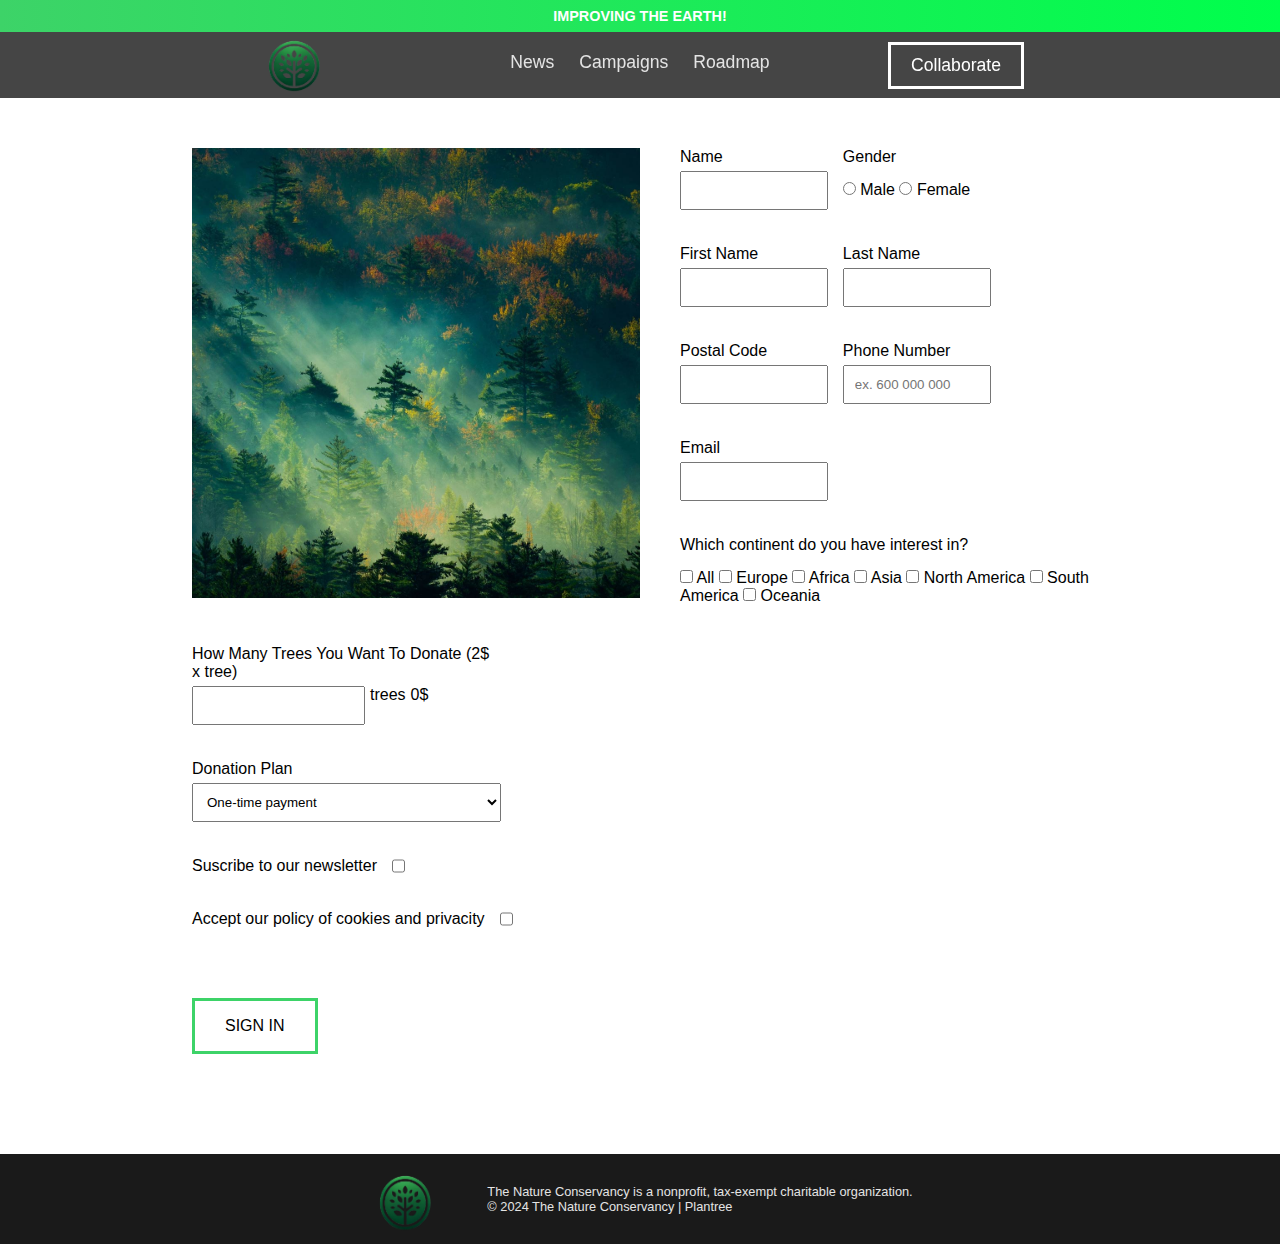
<file: associat.html>
<!DOCTYPE html>
<html lang="en">

<head>
    <meta charset="UTF-8">
    <meta name="viewport" content="width=device-width, initial-scale=1.0">
    <title>PLANTREE | DONATE</title>
    <link rel="icon" href="./images/favicon.ico" type="image/x-icon">
    <link rel="shortcut icon" href="./images/favicon.ico" type="image/x-icon">
    <link rel="stylesheet" type="text/css" href="./style/style.css">
    <script src="js/renderContent/commonRender.js" defer></script>
    <script src="js/utils.js" defer></script>
    <script src="js/associatForm.js" defer></script>
</head>

<body>
    <h1 class="top-header">IMPROVING THE EARTH!</h1>
    <header class="header" id="header">
        <!--  TEMPLATE RENDER -->
    </header>
    <main class="form-page">
  
        
        <form id="form-associat">
            <div class="image-forms-container">
                <img src="images/form-page-img.jpg" />
            </div>
            <div class="form-right-side">
                <fieldset class="form-row">
                    <div class="small-input">
                        <label for=name>Name</label>
                        <input type="text" name="name" id="name" required minlength="3" maxlength="20" />
                    </div>
                    <div class="checkbox">
                        <label for="gender">Gender</label>
                        <div >
                            <input type="radio" id="contactChoice1" name="gender" value="Male" required>
                            <label for="contactChoice1">Male</label>
    
                            <input type="radio" id="contactChoice2" name="gender" value="female">
                            <label for="contactChoice2">Female</label>
                        </div>
                    </div>
                </fieldset>
                <fieldset class="form-row">
                    <div class="small-input">
                        <label for="first_name">First Name</label>
                        <input type="text" name="first_name" id="first_name" required minlength="3" maxlength="20" />
                    </div>
                    <div class="small-input">
                        <label for="last_name">Last Name</label>
                        <input type="text"  name="last_name" id="last_name" required minlength="3" maxlength="20" />
                    </div>
                </fieldset>
                <fieldset class="form-row">
                    <div class="small-input">
                        <label for="postal-code-input">Postal Code</label>
                        <span class="error hide-error" id="error-postalcode">Invalid postal code</span>
                        <input type="number"  name="postal-code" required id="postal-code-input"/>
                    </div>
                    <div class="small-input">
                        <label for="phone-input">Phone Number</label>
                        <span class="error hide-error" id="error-phone">Invalid phone number</span>
                        <input type="number"  name="phone" id="phone-input" required placeholder="ex. 600 000 000"/>
                    </div>
                </fieldset>
                <fieldset class="form-row">
                    <div class="small-input">
                        <label for="email">Email</label>
                        <input id="email" type="email" name="email" required/>
                    </div>
                </fieldset>
                <div class="checkbox">
                    <label>Which continent do you have interest in?</label>
                    <div>
                        <input type="checkbox" id="interestAll" name="interests" value="All">
                        <label for="interestAll">All</label>
                        <input type="checkbox" id="interestEurope" name="interests" value="Europe">
                        <label for="interestEurope">Europe</label>
                        <input type="checkbox" id="interestAfrica" name="interests" value="Africa">
                        <label for="interestAfrica">Africa</label>
                        <input type="checkbox" id="interestAsia" name="interests" value="Asia">
                        <label for="interestAsia">Asia</label>
                        <input type="checkbox" id="interestNorthAmerica" name="interests" value="North America">
                        <label for="interestNorthAmerica">North America</label>
                        <input type="checkbox" id="interestSouthAmerica" name="interests" value="South America">
                        <label for="interestSouthAmerica">South America</label>
                        <input type="checkbox" id="interestOceania" name="interests" value="Oceania">
                        <label for="interestOceania">Oceania</label>
                    </div>
                </div>
            </div>
            <div class="form-bottom">
                <div class="small-input">
                    <label for="donation-quantity">How Many Trees You Want To Donate (2$ x tree)</label>
                    <div class="donation-div">
                        <input type="number" name="donation-quantity" id="donation-quantity"required />
                        <span>trees</span>
                        <span id="donation-trees-in-dolars">0$</span>
                    </div>
                    <span class="error hide-error" id="error-postalcode">Invalid postal code</span>
                </div>
                <div class="small-input">
                    <label for="donation-plan">Donation Plan</label>
                    <select id="donation-plan">
                        <option name="donation-plan" value="one-time" required>One-time payment</option>
                        <option name="donation-plan" value="monthly">Monthly</option>
                        <option name="donation-plan" value="anually">Anually</option>
                    </select>
                </div>
                <div class="form-row">
                    <label for="suscribeNewsletter">Suscribe to our newsletter</label>
                    <input type="checkbox" id="suscribeNewsletter" name="suscribeNewsletter">
                </div>
                <div class="form-row">
                    <label for="privacyPolicy">Accept our policy of cookies and privacity</label>
                    <input type="checkbox" id="privacyPolicy" name="privacyPolicy"  required>
                </div>
                <span class="" id="submit-msg"></span>
                <button type="submit" class="btn-2">SIGN IN</button>    
            </div>
            
            
        </form>
        
    </main>
    <footer class="footer" id="footer">
        <!--  TEMPLATE RENDER -->
    </footer>
</body>

</html
</file>
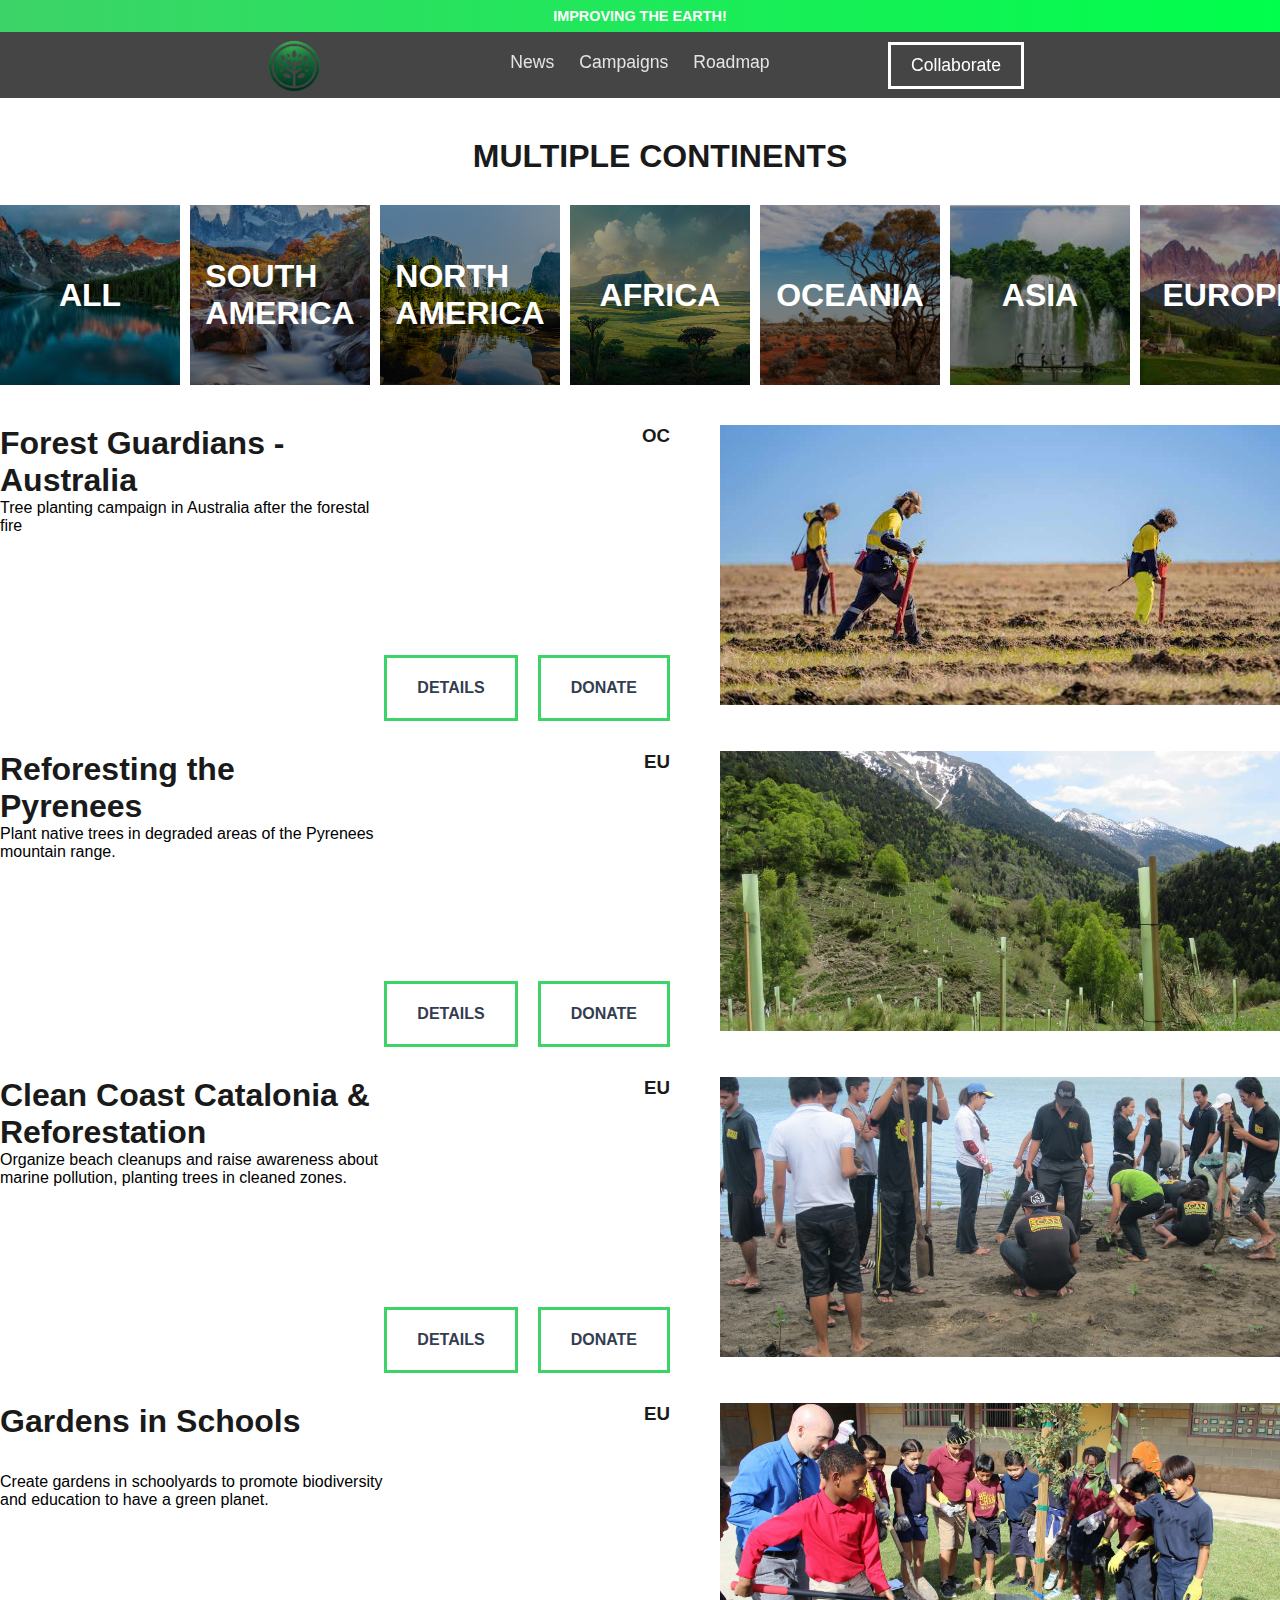
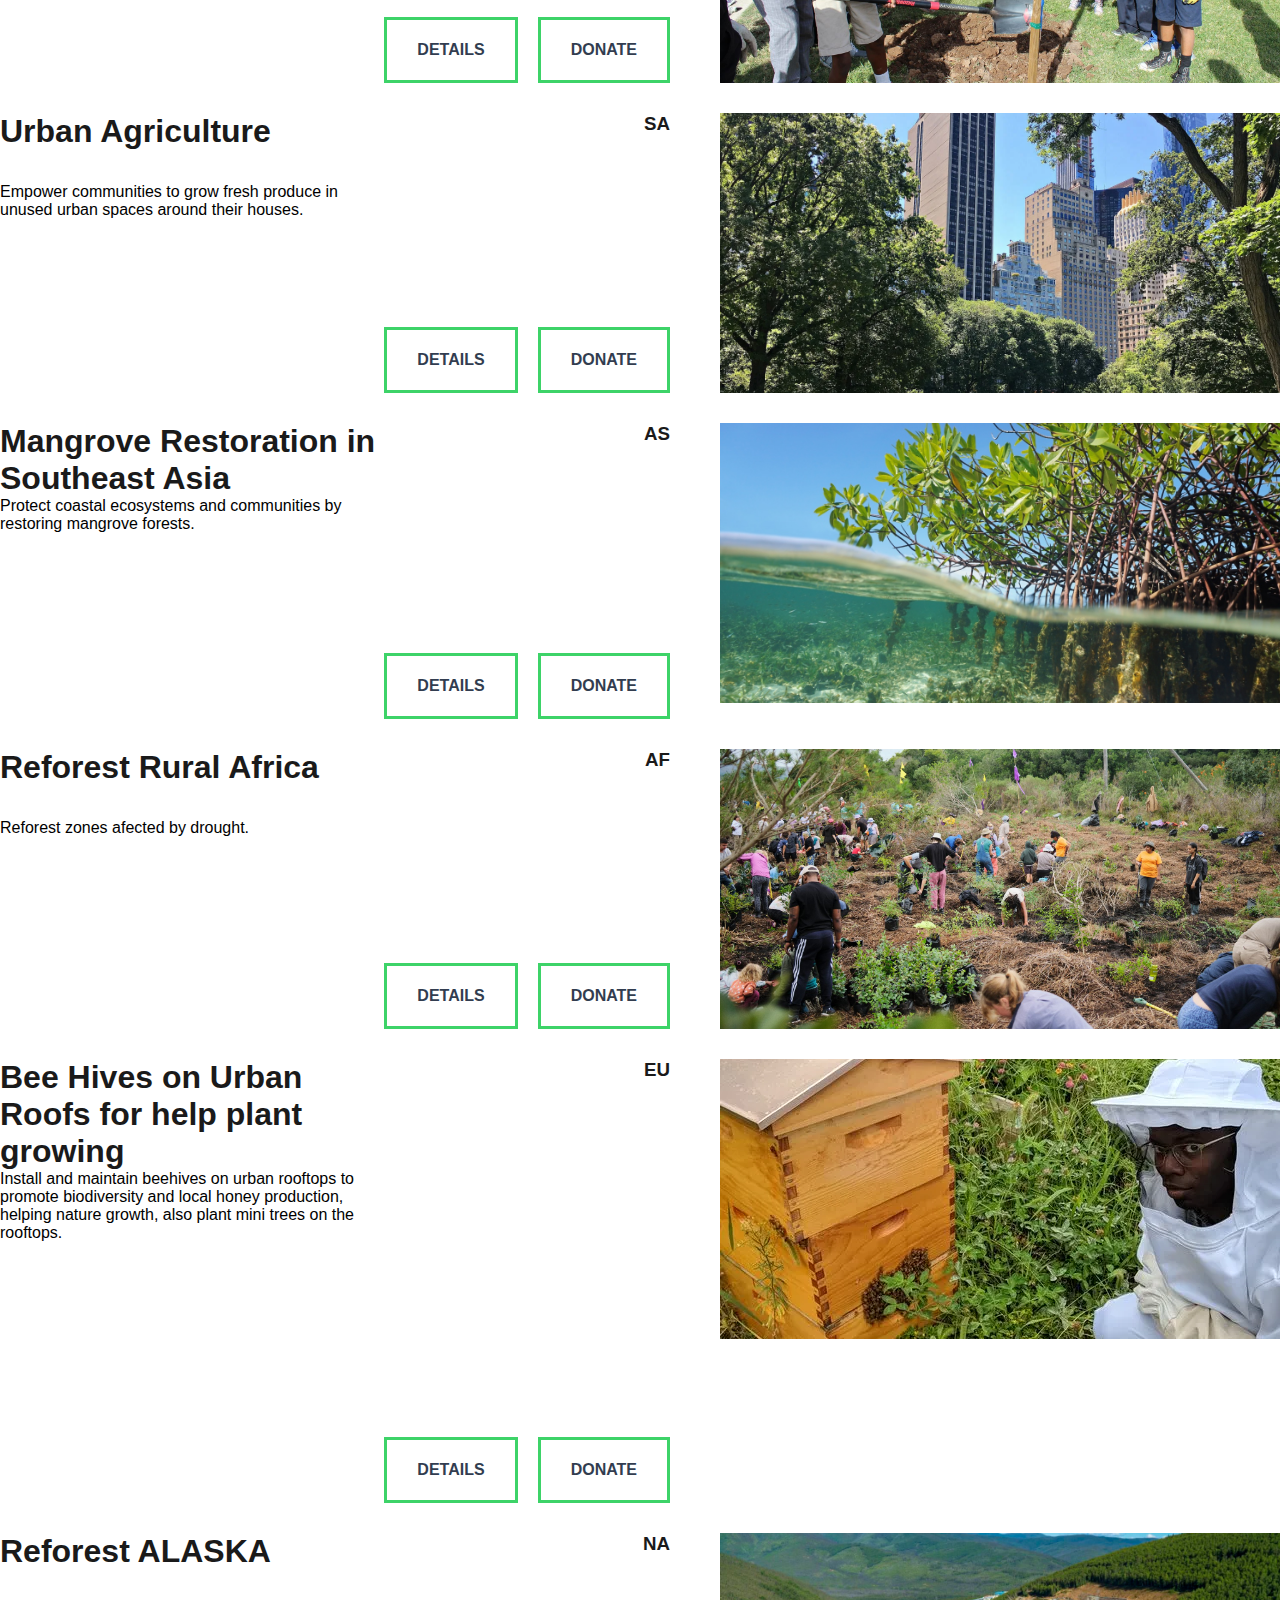
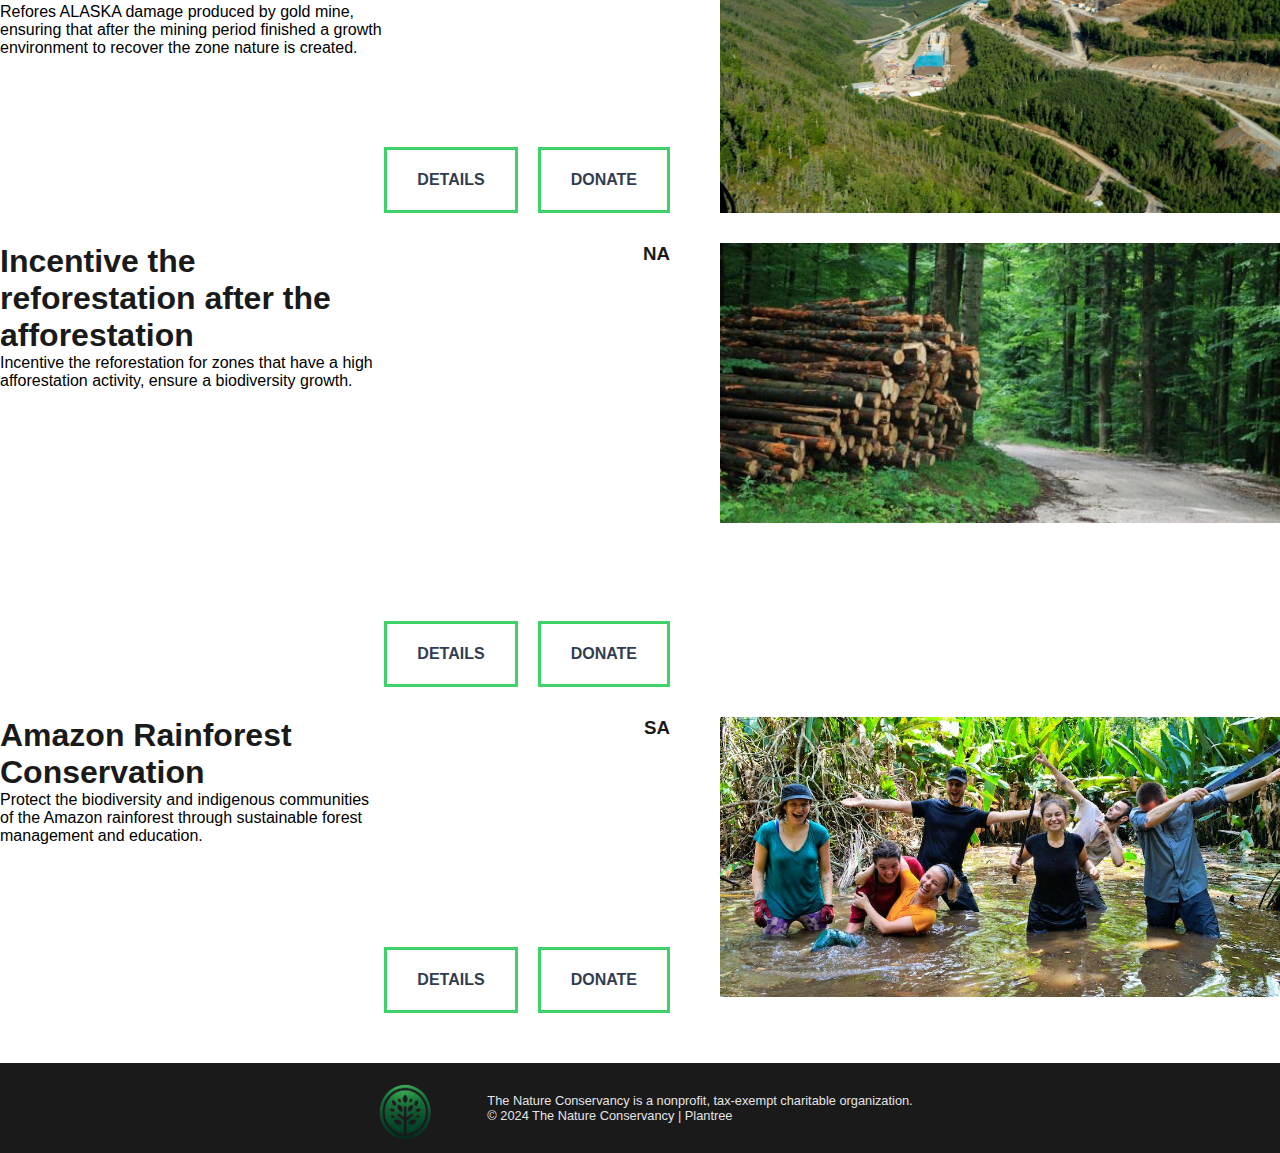
<file: campaigns.html>
<!DOCTYPE html>
<html lang="en">

<head>
    <meta charset="UTF-8">
    <meta name="viewport" content="width=device-width, initial-scale=1.0">
    <title>PLANTREE | CAMPAIGNS</title>
    <link rel="icon" href="./images/favicon.ico" type="image/x-icon">
    <link rel="shortcut icon" href="./images/favicon.ico" type="image/x-icon">
    <link rel="stylesheet" type="text/css" href="./style/style.css">
    <script src="js/renderContent/commonRender.js" defer></script>
    <script src="js/utils.js" defer></script>
    <script src="js/campaignsFunctionality.js" defer></script>
</head>

<body>
    <h1 class="top-header">IMPROVING THE EARTH!</h1>
    <header class="header" id="header">
        <!--  TEMPLATE RENDER -->
    </header>
    <main class="main">
        <div class="container-main">
            <div class="block-filter">
                <h1>MULTIPLE CONTINENTS</h1>
                <div class="filter-continent-container" id="filter-continent-container">
                    <div class="continent-container dark-container" data-continent="ALL">
                        <h3>ALL</h3>
                        <img src="images/continents/all.jpeg" />
                    </div>

                    <div class="continent-container dark-container" data-continent="SA">
                        <h3>SOUTH AMERICA</h3>
                        <img src="images/continents/south-america.jpg" />
                    </div>

                    <div class="continent-container dark-container" data-continent="NA">
                        <h3>NORTH AMERICA</h3>
                        <img src="images/continents/north-america.jpg" />
                    </div>

                    <div class="continent-container dark-container" data-continent="AF">
                        <h3>AFRICA</h3>
                        <img src="images/continents/africa.jpg" />
                    </div>

                    <div class="continent-container dark-container" data-continent="OC">
                        <h3>OCEANIA</h3>
                        <img src="images/continents/oceania.jpg" />
                    </div>

                    <div class="continent-container dark-container" data-continent="AS">
                        <h3>ASIA</h3>
                        <img src="images/continents/asia.jpeg" />
                    </div>

                    <div class="continent-container dark-container" data-continent="EU">
                        <h3>EUROPE</h3>
                        <img src="images/continents/europe.jpeg" />
                    </div>
                </div>
            </div>
            <div class="campaigns" id="campaigns">
               
            </div>
        </div>
    </main>
    <footer class="footer" id="footer">
        <!--  TEMPLATE RENDER -->
    </footer>
</body>

</html>
</file>
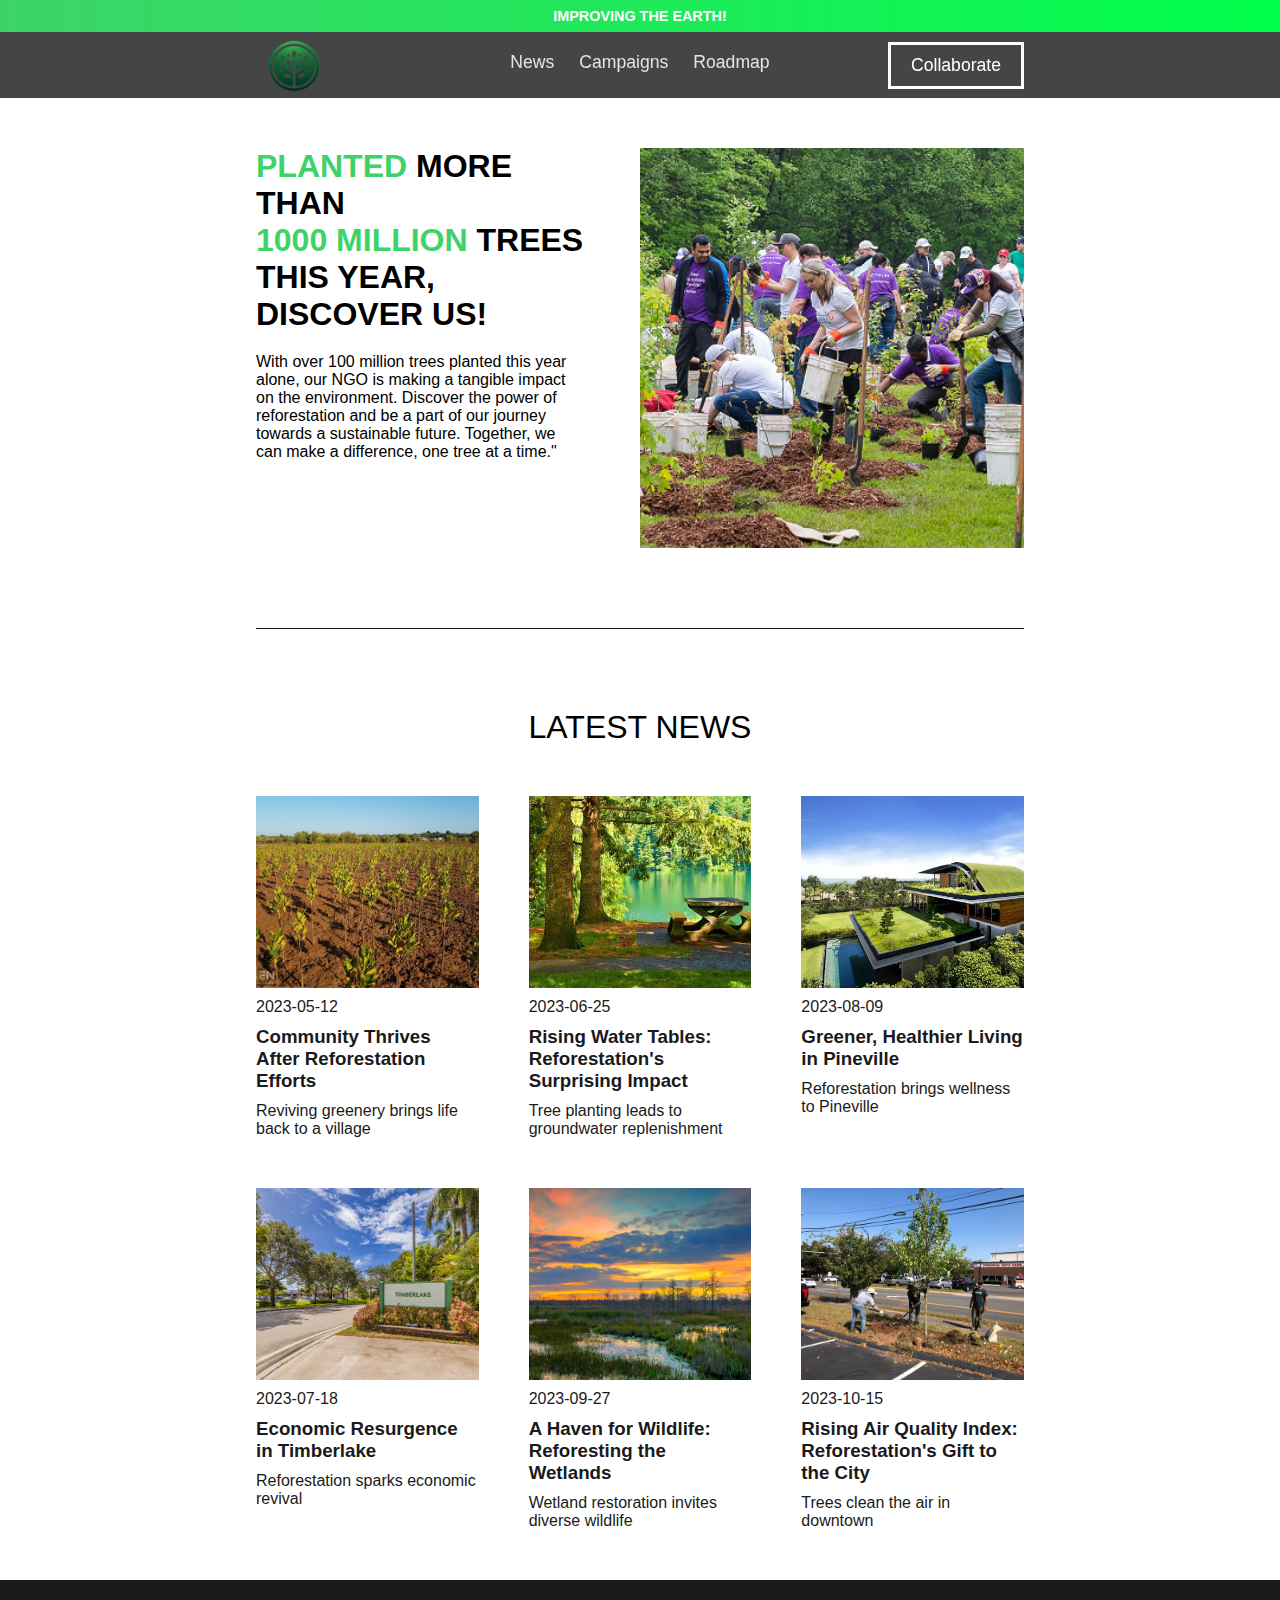
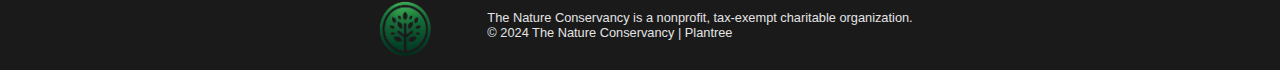
<file: news.html>
<!DOCTYPE html>
<html lang="en">

<head>
    <meta charset="UTF-8">
    <meta name="viewport" content="width=device-width, initial-scale=1.0">
    <title>PLANTREE | NEWS</title>
    <link rel="icon" href="./images/favicon.ico" type="image/x-icon">
    <link rel="shortcut icon" href="./images/favicon.ico" type="image/x-icon">
    <link rel="stylesheet" type="text/css" href="./style/style.css">
    <script src="js/renderContent/commonRender.js" defer></script>
    <script src="js/utils.js" defer></script>
    <script src="js/renderContent/renderNewsPage.js" defer></script>
</head>

<body>
    <h1 class="top-header">IMPROVING THE EARTH!</h1>
    <header class="header" id="header">
        <!--  TEMPLATE RENDER -->
    </header>
    <main>
        <article class="featured-new-block">
            <div class="featured-new-container">
                <div>
                    <h1> <b>PLANTED</b> MORE THAN <b>1000 MILLION </b>TREES THIS YEAR, DISCOVER US!</h1>
                    <p>With over 100 million trees planted this year alone, our NGO is making a tangible impact on the environment. Discover the power of reforestation and be a part of our journey towards a sustainable future. Together, we can make a difference, one tree at a time."</p>    
                </div>
                <img src="images/planting-peace.jpg"/>
            </div>
              
        </article>
        <section class="news-block">
            <h1 class="h1-skinny">LATEST NEWS</h1>
            <div class="news-container" id="news-container">

            </div>
        </section>
    </main>
</body>
<footer class="footer" id="footer">
    <!--  TEMPLATE RENDER -->
</footer>

</html>
</file>
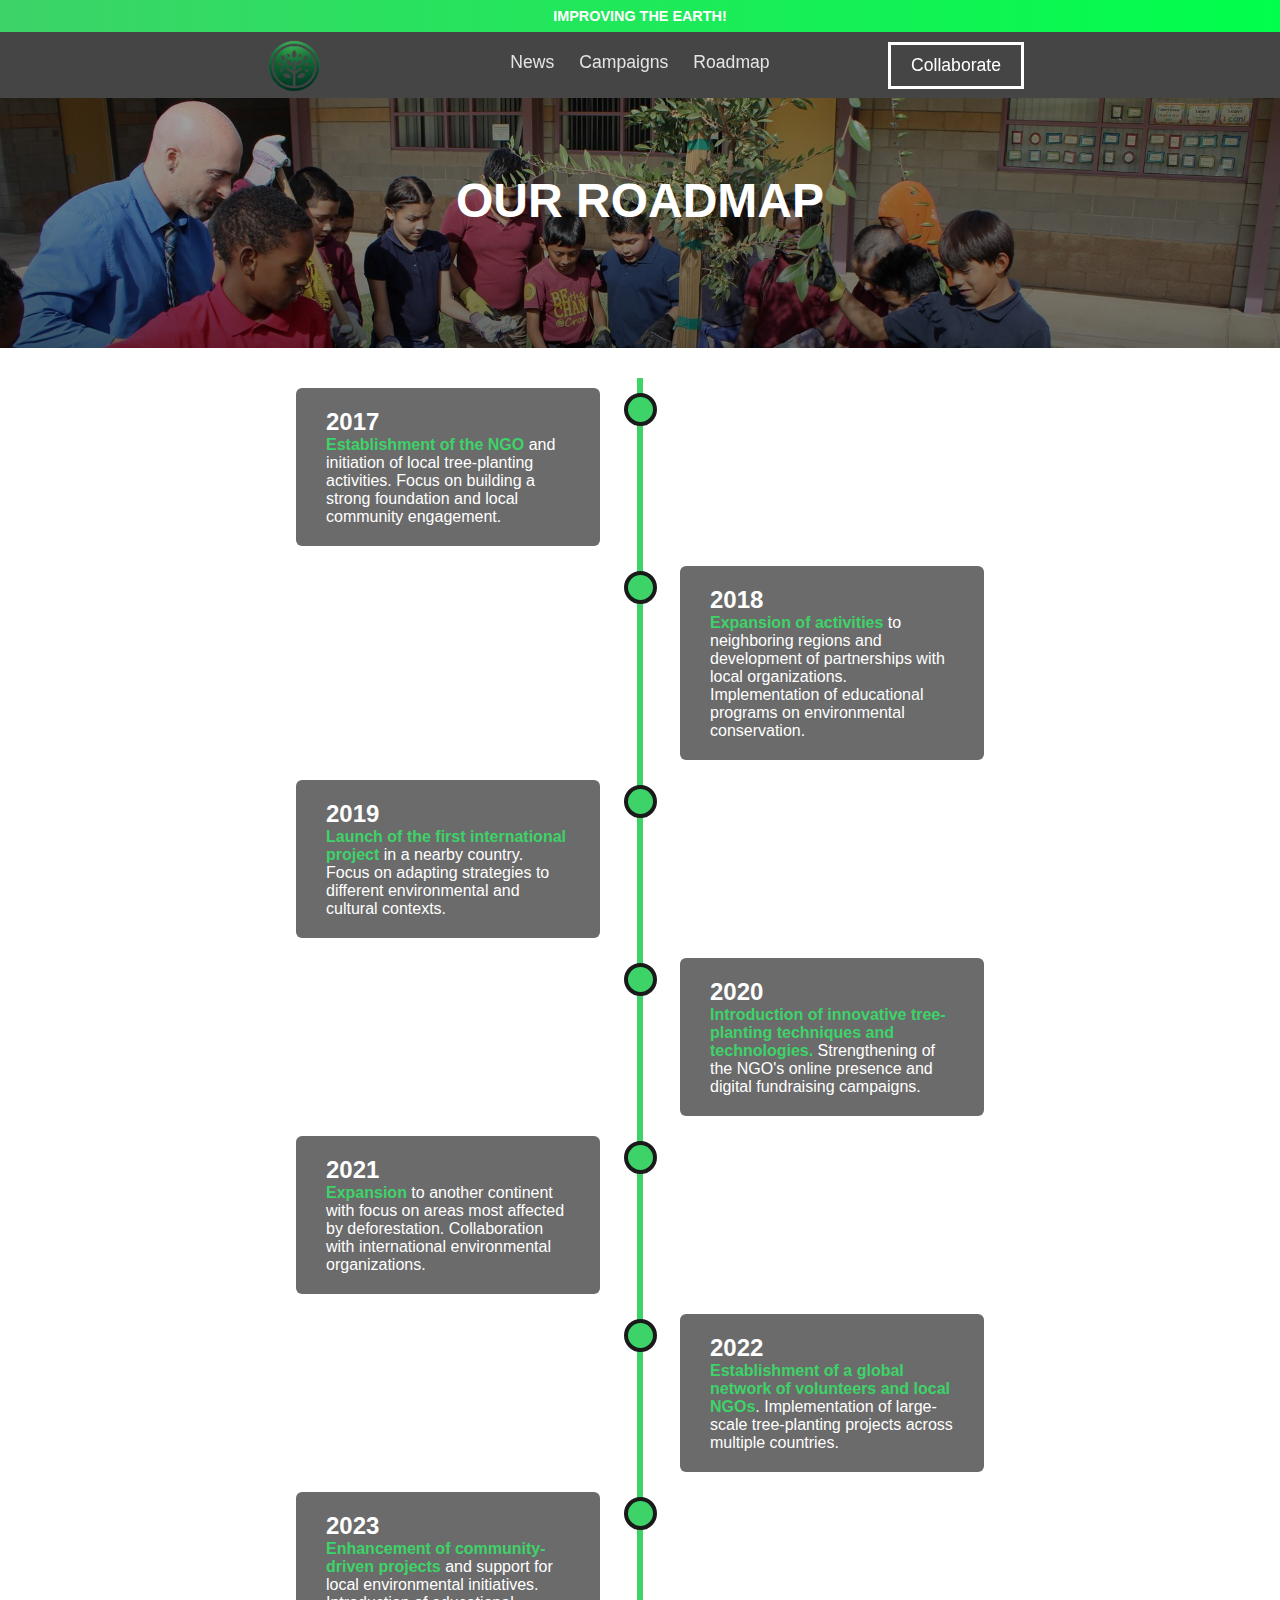
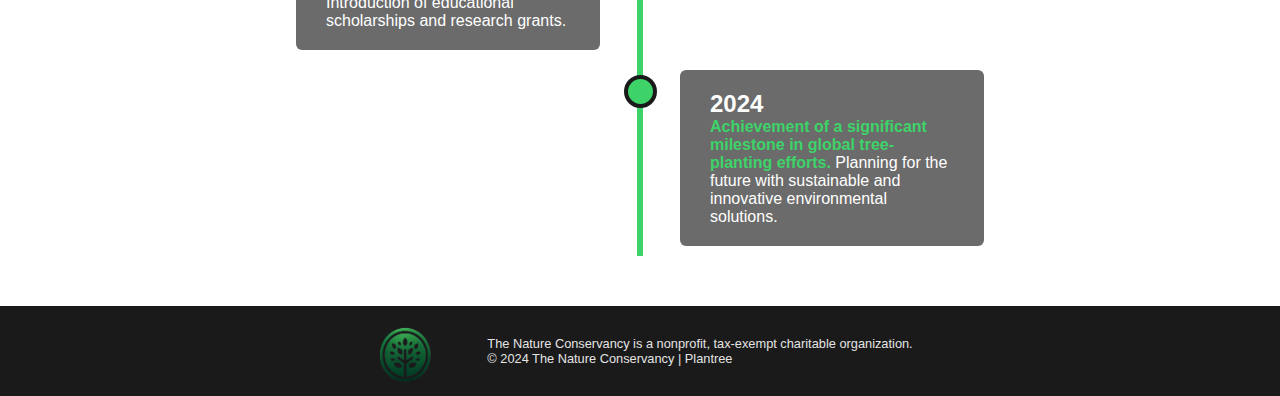
<file: roadmap.html>
<!DOCTYPE html>
<html lang="en">

<head>
    <meta charset="UTF-8">
    <meta name="viewport" content="width=device-width, initial-scale=1.0">
    <title>PLANTREE | ROADMAP</title>
    <link rel="stylesheet" type="text/css" href="./style/style.css">
    <script src="js/renderContent/commonRender.js" defer></script>
    <link rel="icon" href="./images/favicon.ico" type="image/x-icon">
    <link rel="shortcut icon" href="./images/favicon.ico" type="image/x-icon">
</head>

<body>
    <h1 class="top-header">IMPROVING THE EARTH!</h1>
    <header class="header" id="header">
        <!--  TEMPLATE RENDER -->
    </header>
    <main class="roadmap-page">
        <div class="image-banner">
            <div class="image-banner-content">
                <h1 class="image-banner-title">
                    OUR ROADMAP 
                </h1>
            </div>
            <div class="image-banner-image dark-container">
                <img src="images/image-planting.jpg" />
            </div>
        </div>
        <div class="timeline">
            <div class="container left">
                <div class="content">
                    <h2>2017</h2>
                    <p><b>Establishment of the NGO</b> and initiation of local tree-planting activities. Focus on building a strong foundation and local community engagement.</p>
                </div>
            </div>
            <div class="container right">
                <div class="content">
                    <h2>2018</h2>
                    <p><b>Expansion of activities</b> to neighboring regions and development of partnerships with local organizations. Implementation of educational programs on environmental conservation.</p>
                </div>
            </div>
            <div class="container left">
                <div class="content">
                    <h2>2019</h2>
                    <p><b>Launch of the first international project</b> in a nearby country. Focus on adapting strategies to different environmental and cultural contexts.</p>
                </div>
            </div>
            <div class="container right">
                <div class="content">
                    <h2>2020</h2>
                    <p><b>Introduction of innovative tree-planting techniques and technologies.</b> Strengthening of the NGO's online presence and digital fundraising campaigns.</p>
                </div>
            </div>
            <div class="container left">
                <div class="content">
                    <h2>2021</h2>
                    <p><b>Expansion</b> to another continent with focus on areas most affected by deforestation. Collaboration with international environmental organizations.</p>
                </div>
            </div>
            <div class="container right">
                <div class="content">
                    <h2>2022</h2>
                    <p><b>Establishment of a global network of volunteers and local NGOs</b>. Implementation of large-scale tree-planting projects across multiple countries.</p>
                </div>
            </div>
            <div class="container left">
                <div class="content">
                    <h2>2023</h2>
                    <p><b>Enhancement of community-driven projects</b> and support for local environmental initiatives. Introduction of educational scholarships and research grants.</p>
                </div>
            </div>
            <div class="container right">
                <div class="content">
                    <h2>2024</h2>
                    <p><b>Achievement of a significant milestone in global tree-planting efforts.</b> Planning for the future with sustainable and innovative environmental solutions.</p>
                </div>
            </div>
        </div>
        
    </main>
</body>
<footer class="footer" id="footer">
    <!--  TEMPLATE RENDER -->
</footer>

</html>
</file>
<file: style/style.css>
:root {
    --main-color: #00ff4c;
    --secundary-color: #3dd368;
    --border-hard-color: #e4e4e4;
    --font-medium-size: 0.9rem;
    --font-lg-size: 1.1rem;
    --font-2xl-size: 2rem;
    --font-3xl-size: 3rem;
    --text-color-white: #ffffff;
    --text-color-black: #1a1a1a;
    --text-color-grayblue: #323d50;
    --text-dark-green: #007521;
    --bg-white-color: #e4e4e4;
    --bg-gray-color: #6b6b6b;
    --border-black: #1a1a1a;
    --globalnav-bg-color: #1a1a1a;
    --globalnav-text-color: #e4e4e4;
    --globalnav-background: rgba(22, 22, 23, .8);
    --globalfooter-text-color: #e4e4e4;
    --globalfooter-bg: #1a1a1a;
    --globalfooter-font-size: 0.8rem;
}

* {
    font-family: 'Gill Sans', 'Gill Sans MT', 'Trebuchet MS', sans-serif;
    padding: 0px;
    margin: 0px;
    box-sizing: border-box;
}

body {
    position: relative;
}

main {
    display: flex;
    flex-direction: column;
    gap: 30px;
    min-height: 76vh;
}

h1 b {
    color: var(--secundary-color);
    font-size: var(--font-2xl-size);
    white-space: nowrap;
}

.top-header {
    text-align: center;
    text-transform: uppercase;
    background: linear-gradient(to right, var(--secundary-color), var(--main-color));
    padding: 8px 12px;
    color: white;
    font-size: var(--font-medium-size);
    font-weight: bold;
}

.container-main {
    margin: 0 auto;
}

/* rehusable clases */


.dark-container::before {
    content: '';
    position: absolute;
    top: 0;
    right: 0;
    bottom: 0;
    left: 0;
    background: linear-gradient(180deg,
            rgba(0, 0, 0, 0.2) 0%,
            rgba(0, 0, 0, 0.6) 100%),
        linear-gradient(180deg, rgba(0, 0, 0, 0.2) 0%, transparent 100%);
    z-index: 2;
}

.image-banner {
    position: relative;
    height: 250px;
    overflow: hidden;
}

.image-banner .image-banner-content {
    position: absolute;
    margin-left: auto;
    margin-right: auto;
    left: 0;
    right: 0;
    top: 30%;
    width: fit-content;
    color: var(--text-color-white);
    z-index: 5;
    display: flex;
    flex-direction: column;
    gap: 20px;
    align-items: center;
    text-transform: uppercase;
}

.image-banner .image-banner-image img {
    width: 100%;
    height: 600px;
    object-fit: cover;
}

.image-banner .image-banner-title {
    font-size: var(--font-3xl-size);
    color: var(--text-color-white);
}

.image-banner .image-banner-sub-title {
    font-size: var(--font-lg-size);
    color: var(--text-color-white);
}

.btn-1 {
    cursor: pointer;
    padding: 20px 30px;
    color: var(--text-color-white);
    border: 3px var(--text-color-white) solid;
    transition: 0.3s;
    text-decoration: none;
    width: fit-content;
}

.btn-1:hover {
    background-color: var(--text-color-white);
    transition: 0.3s;
    color: var(--text-color-black)
}

button.btn-2{
    background: none;
    color: inherit;
    font: inherit;
    cursor: pointer;
    outline: inherit;
    padding: 25px 30px;
}

.btn-2 {
    cursor: pointer;
    padding: 30px 30px;
    height: 20px;
    border: 3px var(--secundary-color) solid;
    transition: 0.3s;
    display: flex;
    align-items: center;
    font-weight: 700;
    color: var(--text-color-grayblue);
    width: fit-content;
}

.btn-2:hover {
    background-color: var(--secundary-color);
    color: var(--text-color-white);
}

.h1-skinny {
    font-weight: 500;
    font-size: var(--font-2xl-size);
}

/* rehusable form */
.hide-error {
    display: none;
}

input[type="text"]:focus,input[type="number"]:focus,input[type="email"]:focus {
    border-color: #0a0092;
    box-shadow:  0  0  10px #0a0092;
    outline: none;
}

.correct-answer {
    border: 2px #00922c solid;
}

.correct-answer:focus {
    border-color: #00922c !important;
    box-shadow:  0  0  10px #00922c !important;
    outline: none;
}

.incorrect-answer {
    border: 2px #920000 solid;
}

.incorrect-answer:focus {
    border-color: #920000 !important;
    box-shadow:  0  0  10px #920000 !important;
    outline: none;
}


.error {
    padding: 10px;
    color: var(--text-color-white);
    background-color: #920000;
}

.succes {
    padding: 10px;
    color: var(--text-color-white);
    background-color: #00922c;
}

select {
    padding: 10px;
}

.form-page form{
    padding: 50px 15%;
    display: grid;
    gap: 40px;
    grid-template-columns: 50% 50%;
}

.form-bottom {
    width: 100%;
    grid-column: 1/3;
}

.donation-div{
    display: flex;
    gap: 5px;
}

.donation-div > span {
    white-space: nowrap;
}

.image-forms-container{
    position: relative;
    overflow: hidden;
    max-height: 50vh;
}

.image-forms-container > div {
    height: 100%;
    width: 100%;
}

.image-forms-container img{
    object-fit: cover;
    height: 100%;
}

.form-row {
    display: flex;
    gap: 15px;
}

.form-page form > div{
    display: flex;
    flex-direction: column;
    gap: 35px;
}

fieldset {
    border: none;
}

input[type="text"],input[type="number"],input[type="email"] {
    padding: 10px;
}

.small-input {
    display: flex;
    flex-direction: column;
    gap: 5px;
    width: 33%;
}

.medium-input {
    display: flex;
    flex-direction: column;
    gap: 5px;
    width: 50%;
}

.checkbox{
    display: flex;
    flex-direction: column;
    gap: 15px;
    align-items: first baseline;
}


/* rehusable news */
.news-container{
    display: grid;
    grid-template-columns: 1fr 1fr 1fr;
    /* grid-column-gap: 50px;
    grid-row-gap: 50px; */
    gap: 50px;
    padding: 0px 20%;
}

.new-card {
    text-decoration: none;
    /* max-width: 300px; */
    display: flex;
    flex-direction: column;
    gap: 10px;
    color: var(--text-color-black);
}

.new-card img {
    width: 100%;
    height: 15vw;
    max-height: 220px;
    object-fit: cover;
    transition: transform 0.3s;
}

.new-card div {
    width: 100%;
    height: 15vw;
    max-height: 220px;
    object-fit: cover;
    transition: transform 0.3s;
    overflow: hidden;
}

.new-card:hover img {
    transform: scale(1.1);
}

.new-card:hover h3{
    color: var(--text-dark-green)
};

/* rehusable timeline */
.timeline {
    position: relative !important;
    max-width: 1200px;
    margin: 0 auto;
}

.timeline::after {
    content: '';
    position: absolute;
    width: 6px;
    background-color: var(--secundary-color);
    top: 0;
    bottom: 0;
    left: 50%;
    margin-left: -3px;
}


.timeline .container {
    padding: 10px 40px;
    position: relative;
    background-color: inherit;
    width: 50%;
}

.timeline .container::after {
    content: '';
    position: absolute;
    width: 25px;
    height: 25px;
    right: -17px;
    background-color: var(--secundary-color);
    border: 4px solid var(--border-black);
    top: 15px;
    border-radius: 50%;
    z-index: 1;
}

.timeline .left {
    left: 0;
}

.timeline .right {
    left: 50%;
}

.timeline .right::after {
    left: -16px;
}

.timeline .content {
    padding: 20px 30px;
    color: var(--text-color-white);
    background-color: var(--bg-gray-color);
    position: relative;
    border-radius: 6px;
}

.timeline b {
    color: var(--secundary-color);
}


/* navbar */

.header {
    /* border-bottom: 1px var(--border-hard-color) solid; */
    font-size: var(--font-lg-size);
    top: 0;
    position: sticky;
    position: -webkit-sticky;
    background-color: var(--globalnav-background);
    z-index: 100;
    padding: 20px 20vw;
}

.header-wrapper {
    display: flex;
    align-items: center;
    position: relative;
    justify-content: center;
    width: 100%;
}

.navbar ul {
    display: flex;
    justify-content: center;
    gap: 25px;
    list-style-type: none;
}


.navbar ul li a {
    text-decoration: none;
    color: var(--globalnav-text-color);
}

.navbar ul li a:hover {
    text-decoration: none;
    color: var(--globalnav-text-color);
}

.navbar-logo {
    cursor: pointer;
    left: 0px;
    position: absolute;
}

.navbar-signin{
    cursor: pointer;
    right: 0px;
    position: absolute;
}

.navbar-signin.btn-1 {
    padding: 10px 20px !important;
    font-size: var(--font-lg-size) !important;
}

.navbar-logo img {
    width: 70px;
}

/* navbar hover */

.navbar li {
    position: relative;
    display: inline-block;
    padding-bottom: 5px;
}

.border-hover {
    position: absolute;
    bottom: 0;
    left: 50%;
    transform: translateX(-50%);
    width: 0;
    height: 2px;
    background-color: var(--globalnav-text-color);
    transition: width 0.3s ease, left 0.3s ease;
}

.navbar li:hover .border-hover {
    width: 100%;
}

/* footer */
#footer{
    display: flex;
    background-color: var(--globalfooter-bg);
    color: var(--globalfooter-text-color);
    font-size: var(--globalfooter-font-size);
    padding: 10px 5vw;
    gap: 50px;
    align-items: center;
    margin-top: 50px;
    justify-content: center;
}

#footer img {
    width: 70px;
    height: 70px;
}
/* home */
main.home {
    transform: translateY(-70px);
}

.home-portada {
    width: 100%;
    position: relative;
    /* height: 800px; */
    overflow: hidden;
}

.home-portada-content {
    position: absolute;
    margin-left: auto;
    margin-right: auto;
    left: 0;
    right: 0;
    top: 35%;
    width: fit-content;
    color: var(--text-color-white);
    z-index: 5;
    display: flex;
    flex-direction: column;
    align-items: center;
    gap: 50px;
}

.home-portada-content h1 {
    font-size: var(--font-3xl-size);
    font-weight: 800;
    text-transform: capitalize;
}

.home-portada video {
    width: 100%;
}

.home-portada .buttons-row{
    display: flex;
    justify-content: center;
    gap: 50px;
}

/* .home-portada .home-portada-video::before{
    position: absolute;
    top: 0;
    right: 0;
    bottom: 0;
    left: 0;
    content: '';
    background-color: rgba(0,0,0,0.25);
    z-index: 2;
} */

.home-portada-video {
    overflow: hidden;
    height: 85vh;
}

/* home map */

.home-map {
    align-items: center;
    padding: 25px 25px;
    display: flex;
    flex-direction: column;
    gap: 5px;
}

.home-map .pre-title {
    font-size: var(--font-lg-size);
    color: var(--secundary-color);
    font-weight: 800;
}

.map-home {
    margin-top: 25px;
    width: 70%;
    height: 650px;
}

#block-image-banner-home {
    height: 600px;
}

/* campaigns page */
.block-filter {
    padding: 40px 0px;
    display: flex;
    flex-direction: column;
    align-items: center;
    gap: 30px;
    color: var(--text-color-black);
}

.block-filter>h1 {
    width: fit-content;
    font-weight: 600;
}

.filter-continent-container {
    display: flex;
    gap: 10px;
}

.continent-container {
    position: relative;
    width: 180px;
    height: 180px;
    cursor: pointer;
    overflow: hidden;
}

.continent-container h3 {
    position: absolute;
    font-size: var(--font-2xl-size);
    color: var(--text-color-white);
    z-index: 2;
    top: 50%;
    left: 50%;
    transform: translate(-50%, -50%);
}


.continent-container img {
    width: 100%;
    height: 100%;
    object-fit: cover;
    transition: transform 0.3s ease;
}

.continent-container:hover img {
    transform: scale(1.2);
}

.campaigns {
    display: flex;
    flex-direction: column;
    gap: 30px;
}

.news-block{
    display: flex;
    flex-direction: column;
    gap: 50px;
    align-items: center;
}


/* campaign card */
.campaign-card {
    display: grid;
    grid-template-columns: 1fr 600px;
    grid-template-rows: 1fr 1fr 2fr;
    grid-column-gap: 50px;
}

.campaign-card h1 {
    color: var(--text-color-black);
    max-width: 30vw;
    width: 30vw;
}

.campaign-card h3 {
    color: var(--text-color-black);
}

.campaign-card img {
    height: 280px;
    width: 100%;
    max-width: 100%;
    grid-row: 1/4;
    grid-column: 2/3;
    object-fit: cover;
}

.campaign-card-title {
    display: flex;
    justify-content: space-between;
}

.campaign-card-desc {
    max-width: 30vw;
    width: 30vw;
}

.campaign-card-buttons {
    display: flex;
    justify-content: flex-end;
    align-items: end;
    gap: 20px;
}

/* campaign page */

.campaign-page {
    padding: 50px 20%;
}

.campaign-detail {
    text-decoration: none;
}

.campaign-header-block {
    display: grid;
    grid-template-columns: repeat(2, 50%);
    grid-template-rows: 1fr fr;
    gap: 10px;
    padding-bottom: 50px;
}

.campaign-header-block .content {
    display: flex;
    flex-direction: column;
    gap: 20px;
}

.campaign-header-block h1 {
    font-size: var(--font-2xl-size);
    font-weight: 500;
}

.campaign-header-block img {
    width: 100%;
    max-height: 500px;
    object-fit: cover;
}

.campaign-page .stadistics {
    display: flex;
    padding: 75px 0px;
    gap: 100px;
    width: 100%;
    justify-content: center;
}

.campaign-page .stadistics .item {
    display: flex;
    flex-direction: column;
    align-items: center;
    gap: 10px;
    font-size: var(--font-2xl-size);
}

.campaign-page .stadistics span {
    font-size: var(--font-3xl-size);
}

.campaign-page .stadistics h5 {
    font-size: var(--font-lg-size);
    font-weight: 500;
}

.map-campaign {
    width: 100%;
    height: 350px;
    z-index: 0;
}

.map-block {
    border-top: 1px black solid;
    padding-top: 50px;
    display: flex;
    flex-direction: column;
    align-items: center;
    gap: 50px;
}


/* 
.campaign-page .timeline b {
    color: var(--text-color-grayblue);
} */

.timeline-block {
    display: flex;
    flex-direction: column;
    align-items: center;
    gap: 50px;
    border-top: 1px black solid;
    padding-top: 50px;
}

.timeline-block .timeline {
    position: relative;
}

/* roadmap page */
.roadmap-page .timeline{
    padding: 0px 20%;
    position: relative;
}

/* news page */
.featured-new-block{
    padding: 50px 20%;
}

.featured-new-container{
    display: grid;
    grid-template-columns: repeat(2, 50%);
    border-bottom: 1px var(--border-black) solid;
    padding: 0px 0px 80px;
}

.featured-new-container > div {
    display: flex;
    flex-direction: column;
    gap: 20px;
    width: 85%;
}

.featured-new-container h1{
    font-size: var(--font-2xl-size);
}

.featured-new-container img{
    width: 100%;
    height: 400px;
    object-fit: cover;
}

/* new page */
.new-page{
    display: flex;
    flex-direction: column;
    padding: 20px 30%;
}

.new-page-header{
    display: flex;
    flex-direction: column;
    gap: 25px;
}

.new-page-header div{
    display: flex;
    justify-content: space-between;
}

.new-page-header div h1{
    width: 70%;
}

#share-btn{
    color: black;
    font-weight: 500;
    display: flex;
    height: 50px;
    gap: 12px;
    align-items: center;
    padding: 5px 25px;
    border-radius: 10px;
    background-color: #f2f2f2;
    /* background-color: var(--bg-gray-color); */
    cursor: pointer;
    white-space: nowrap;
    border: 1px var(--border-black) solid;
    transition: 0.3s;
}

#share-btn:hover {
    color: var(--text-color-white);
    background-color: var(--bg-gray-color);
}
</file>
